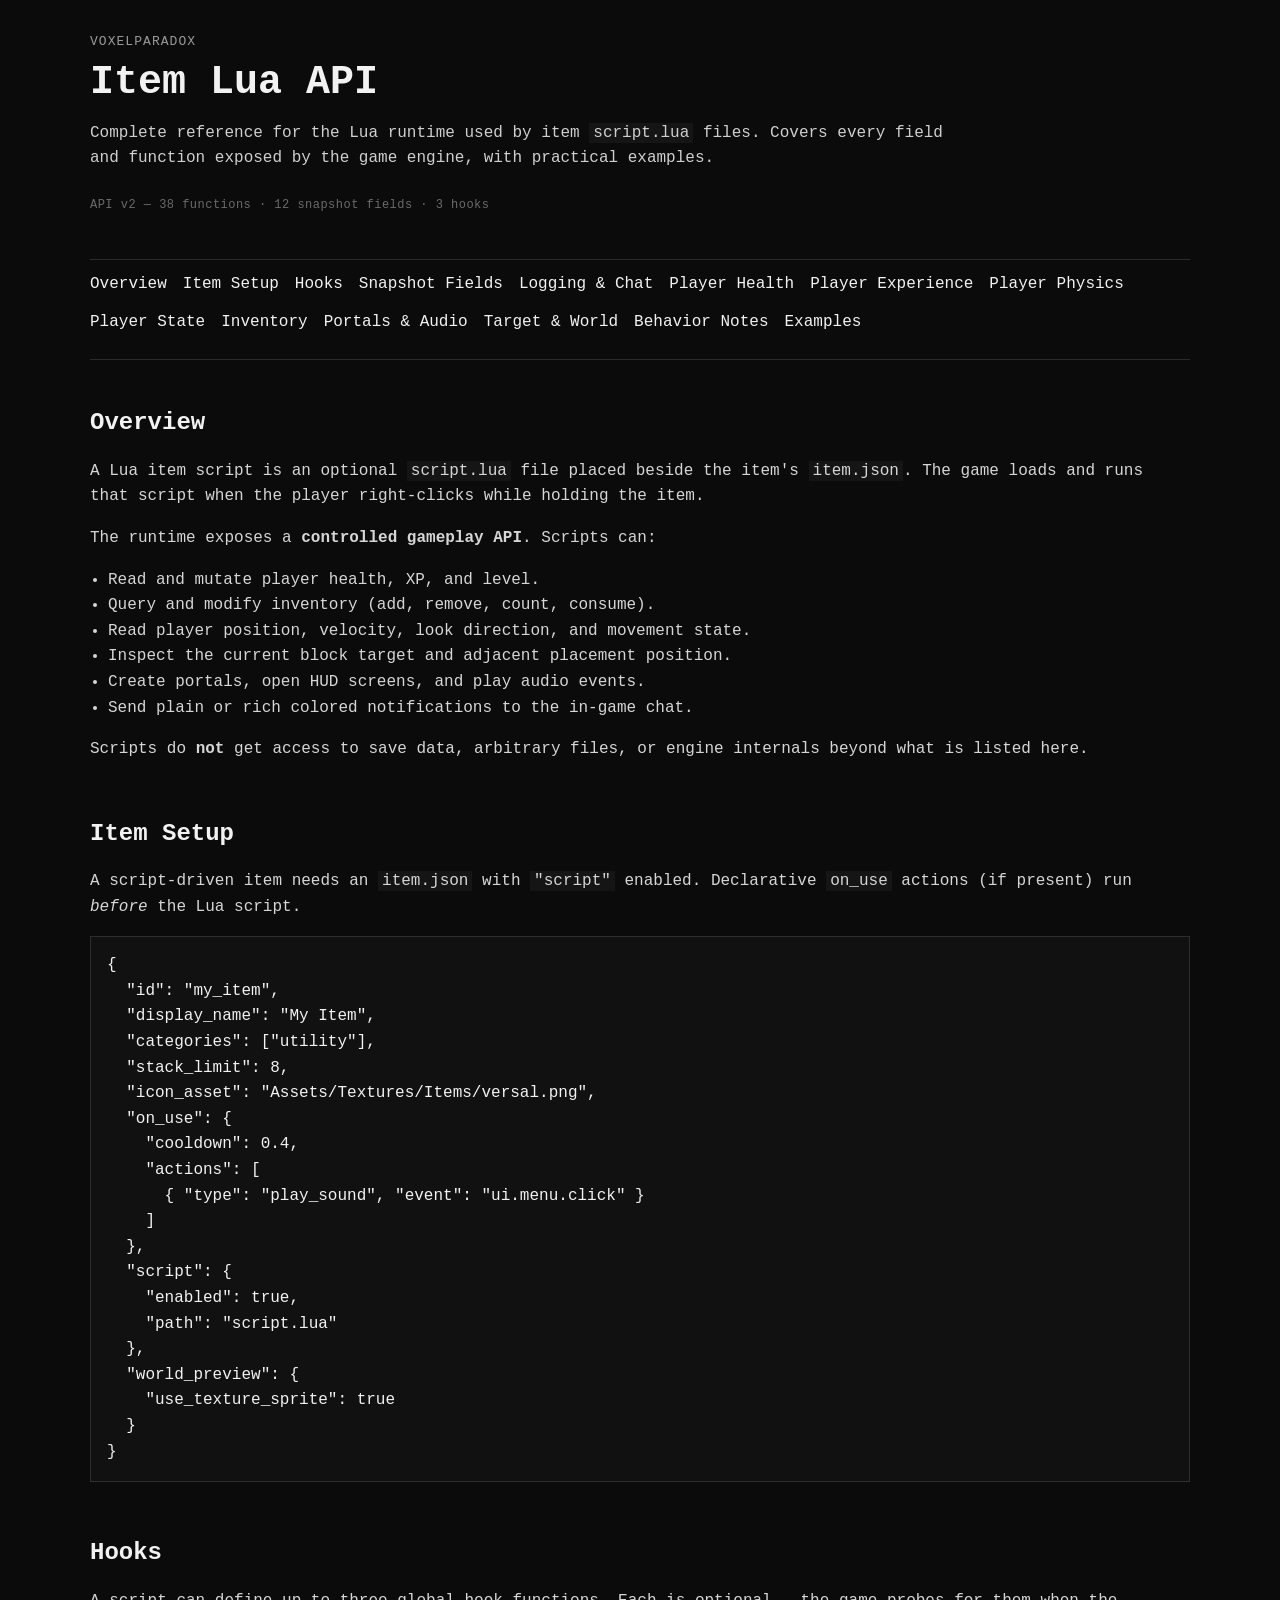
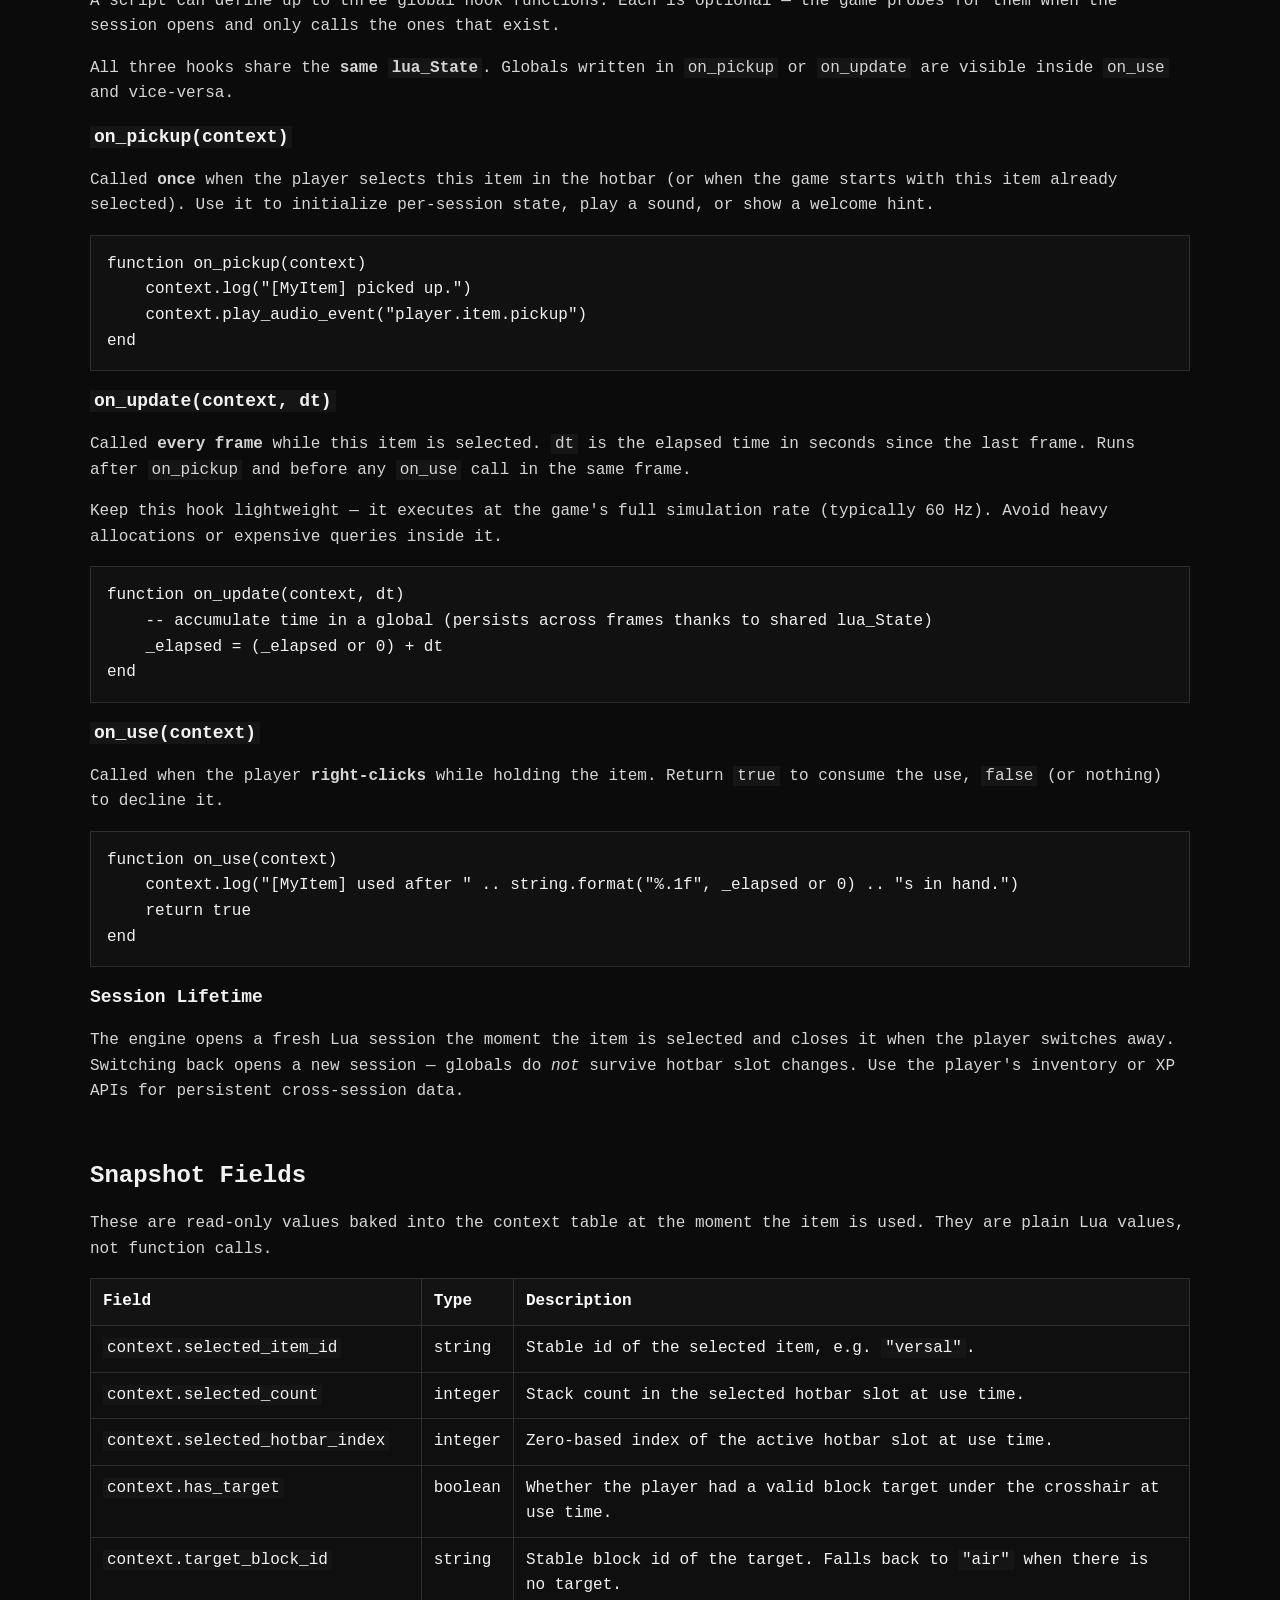
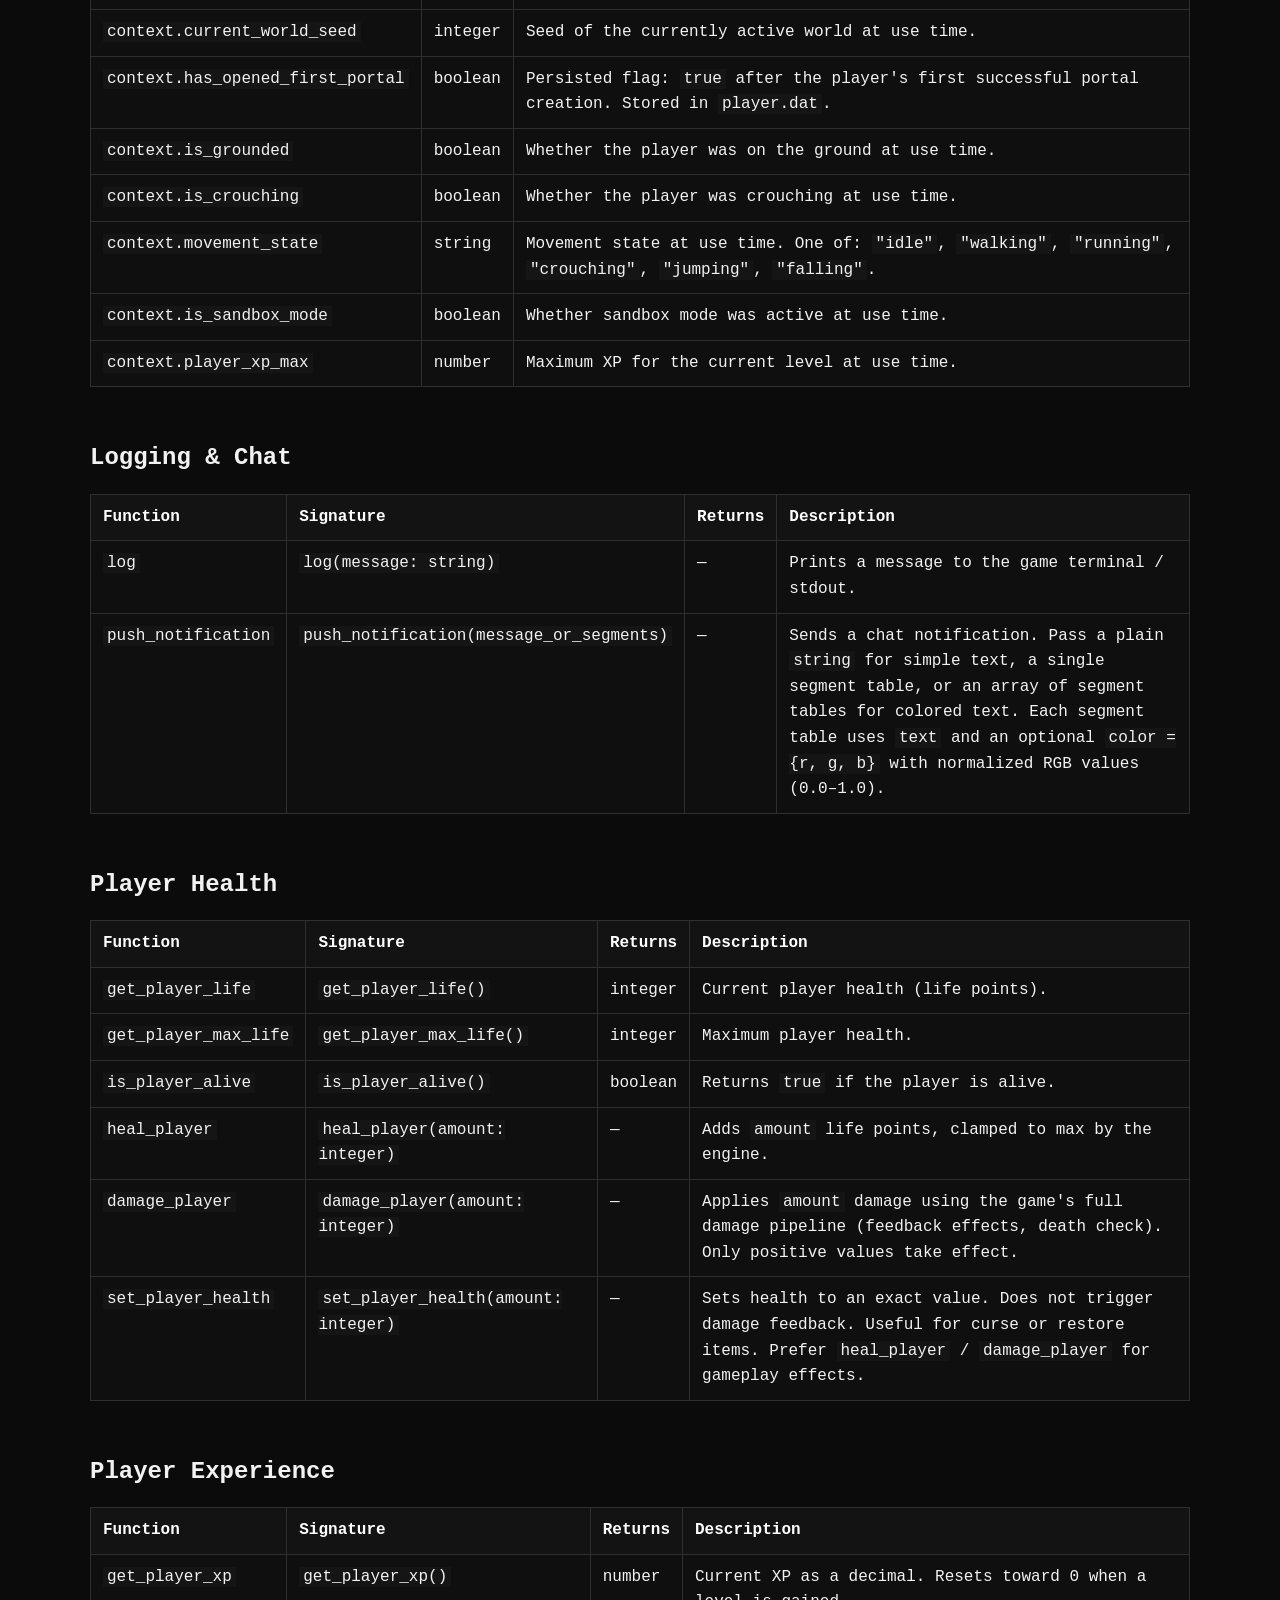
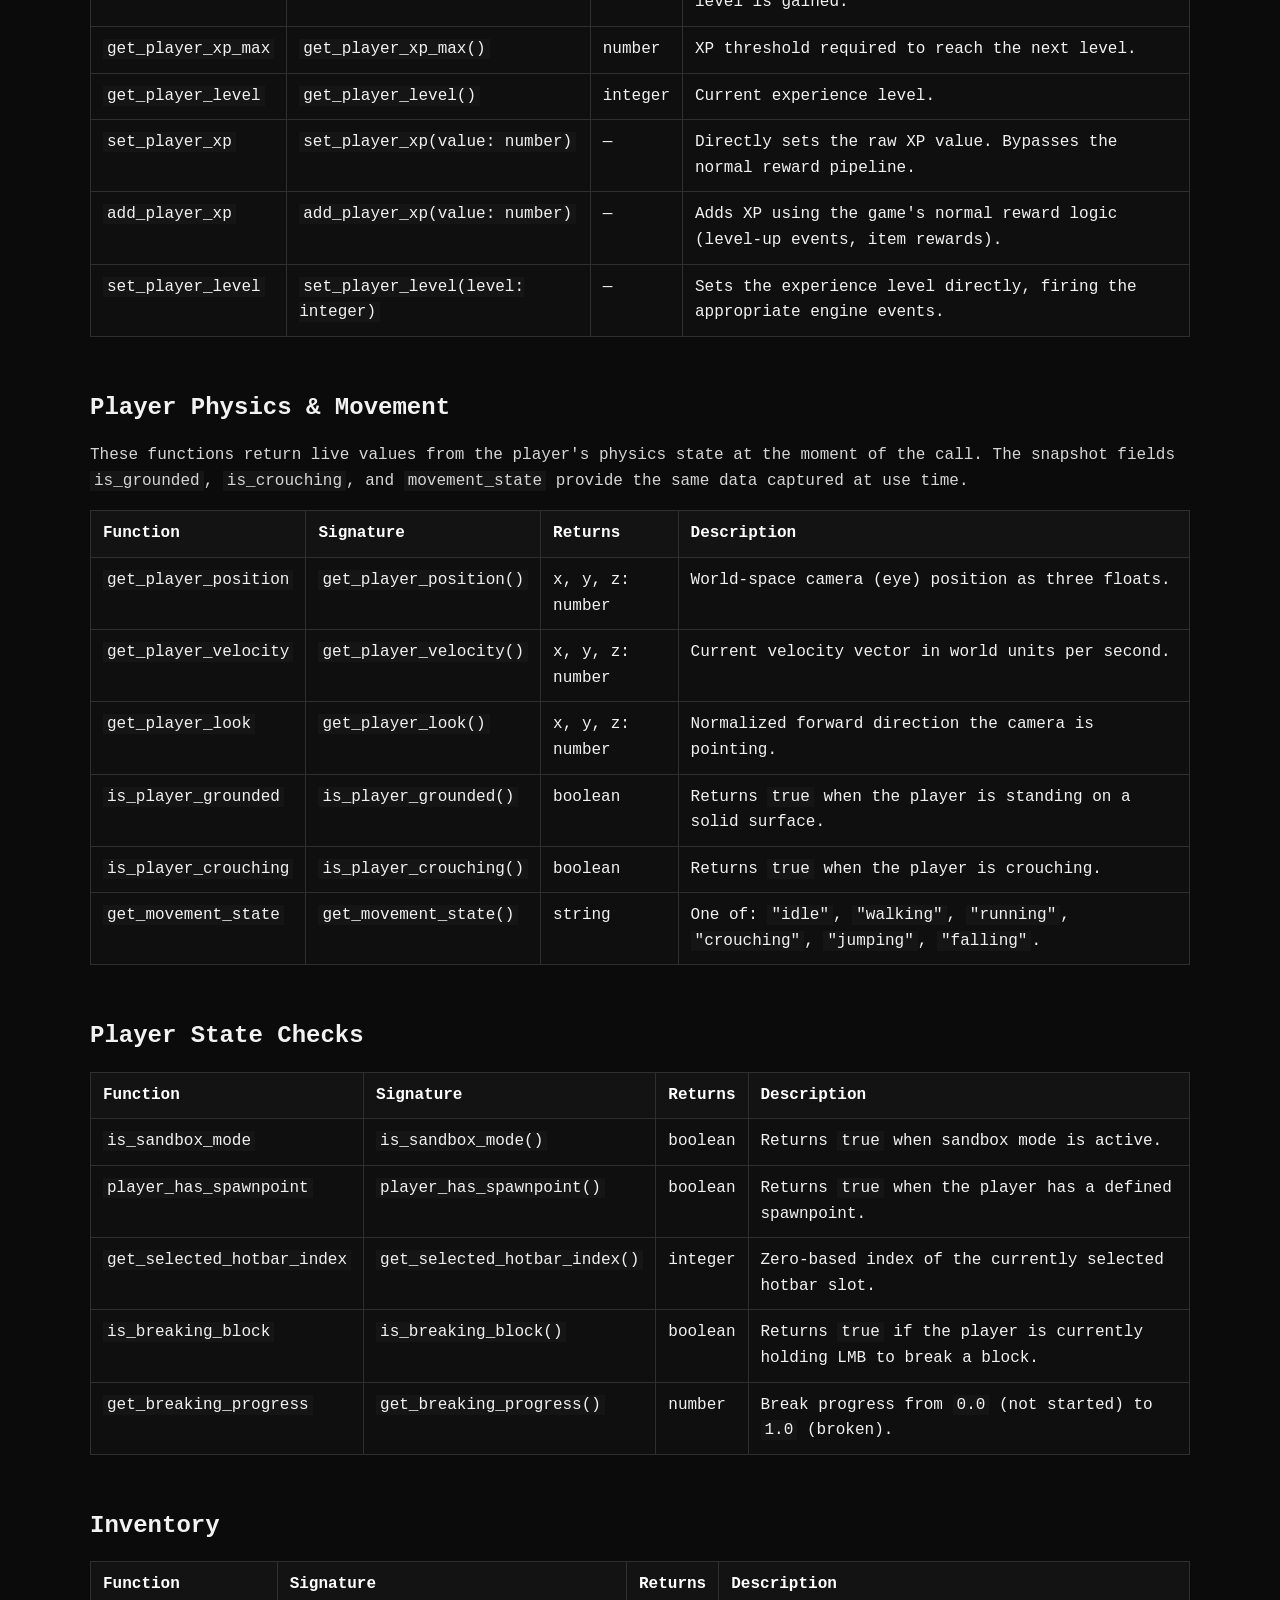
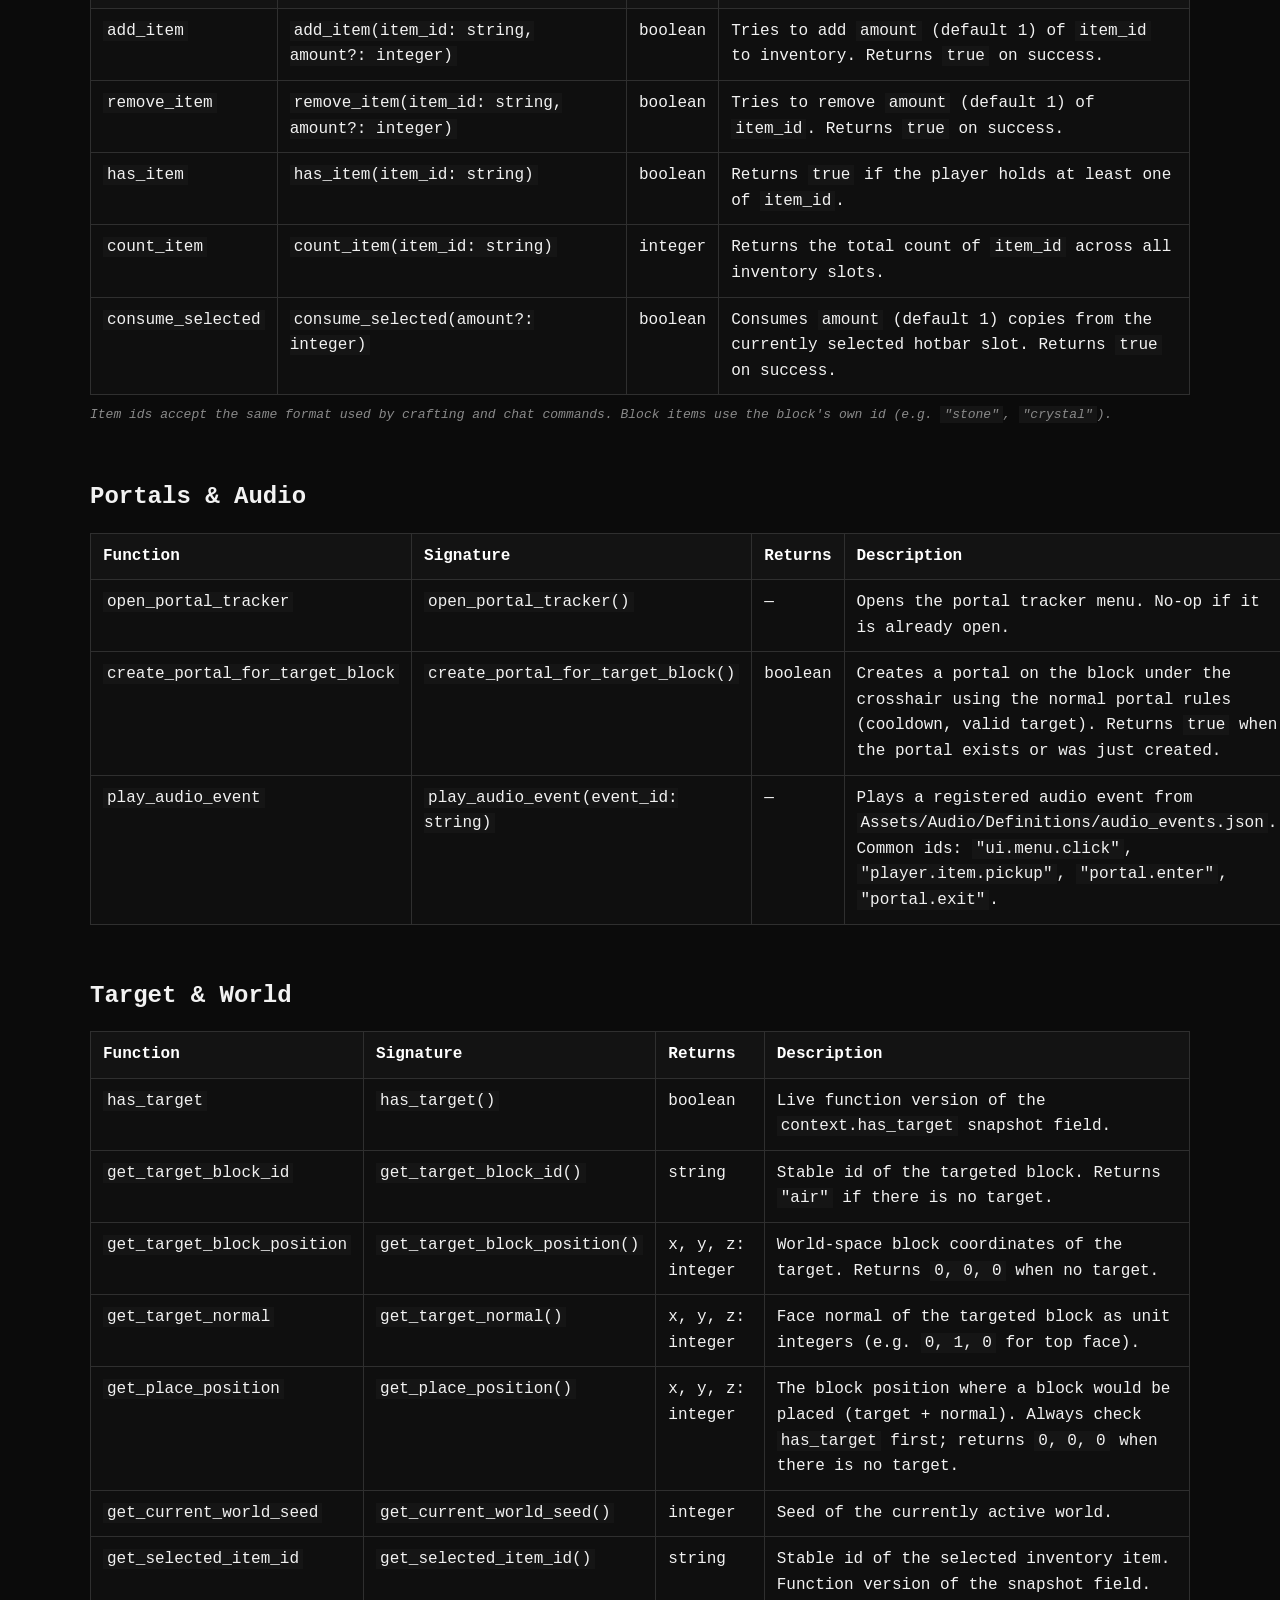
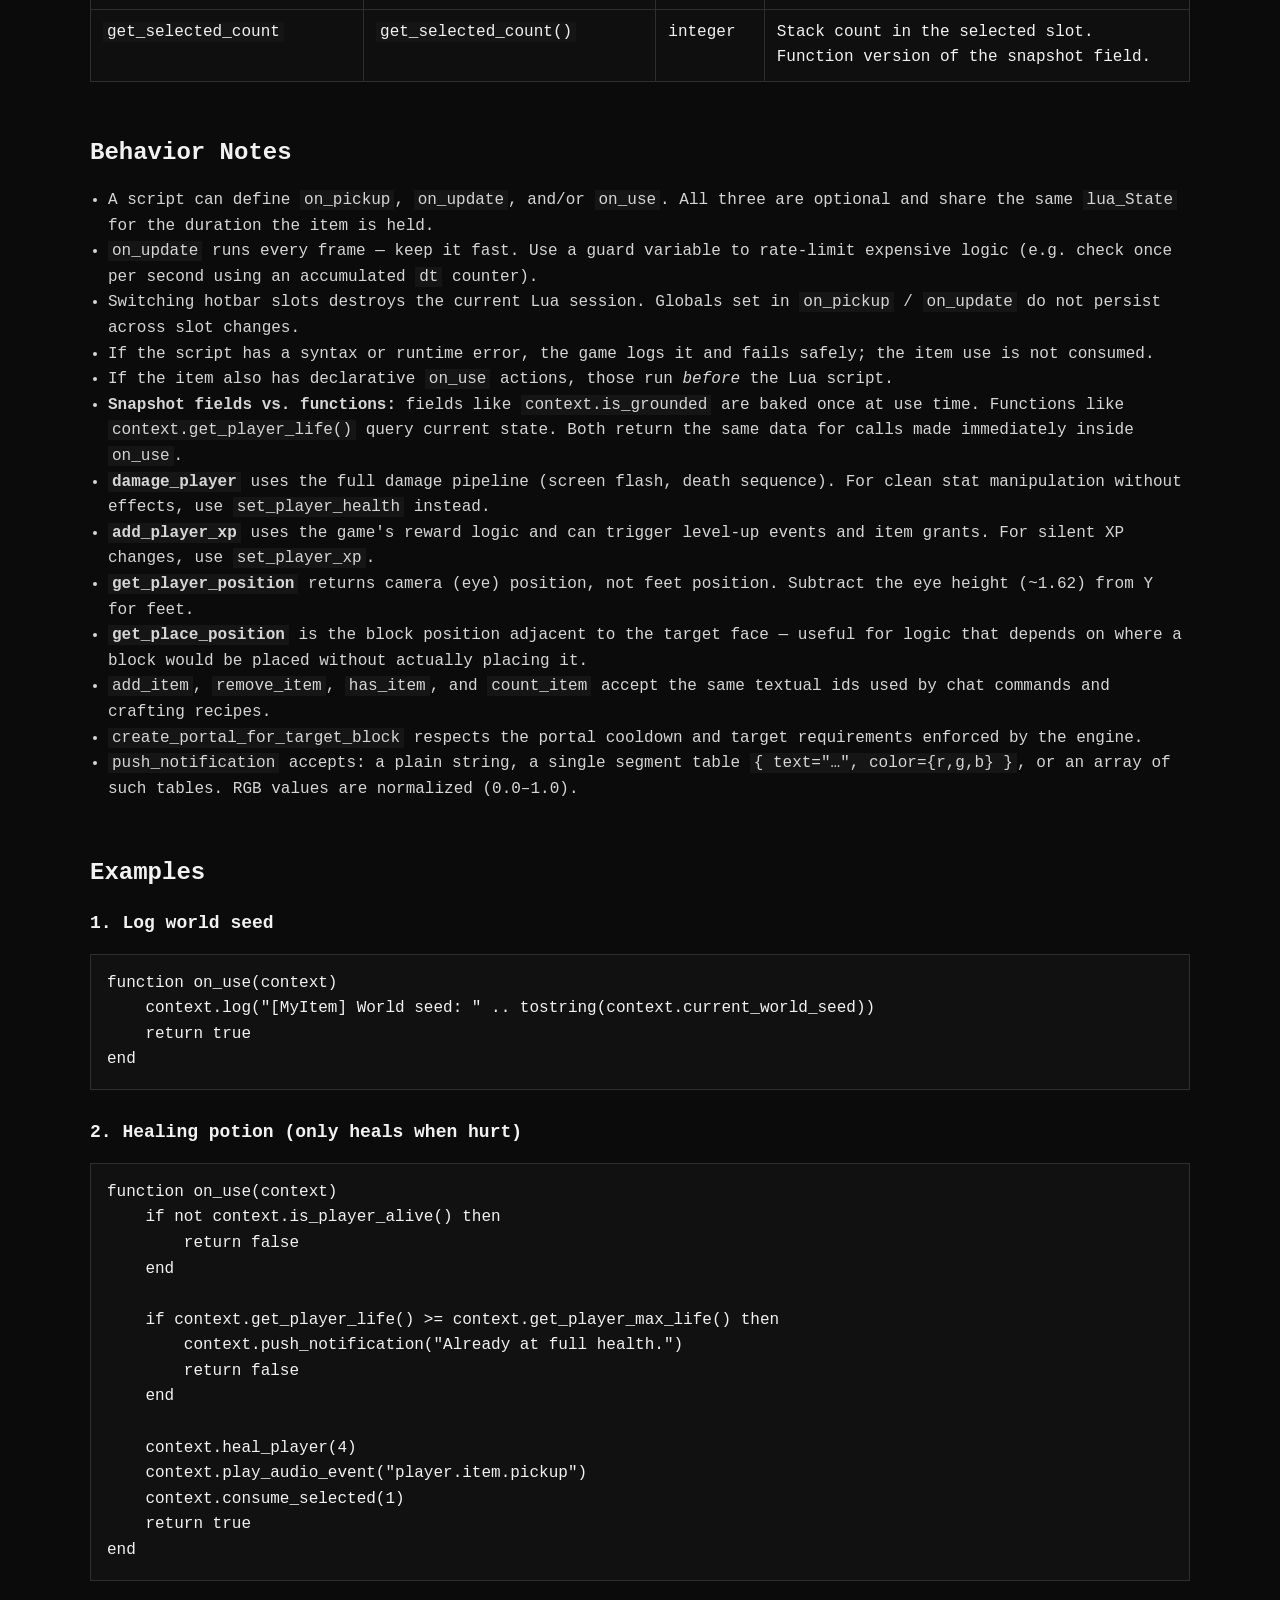
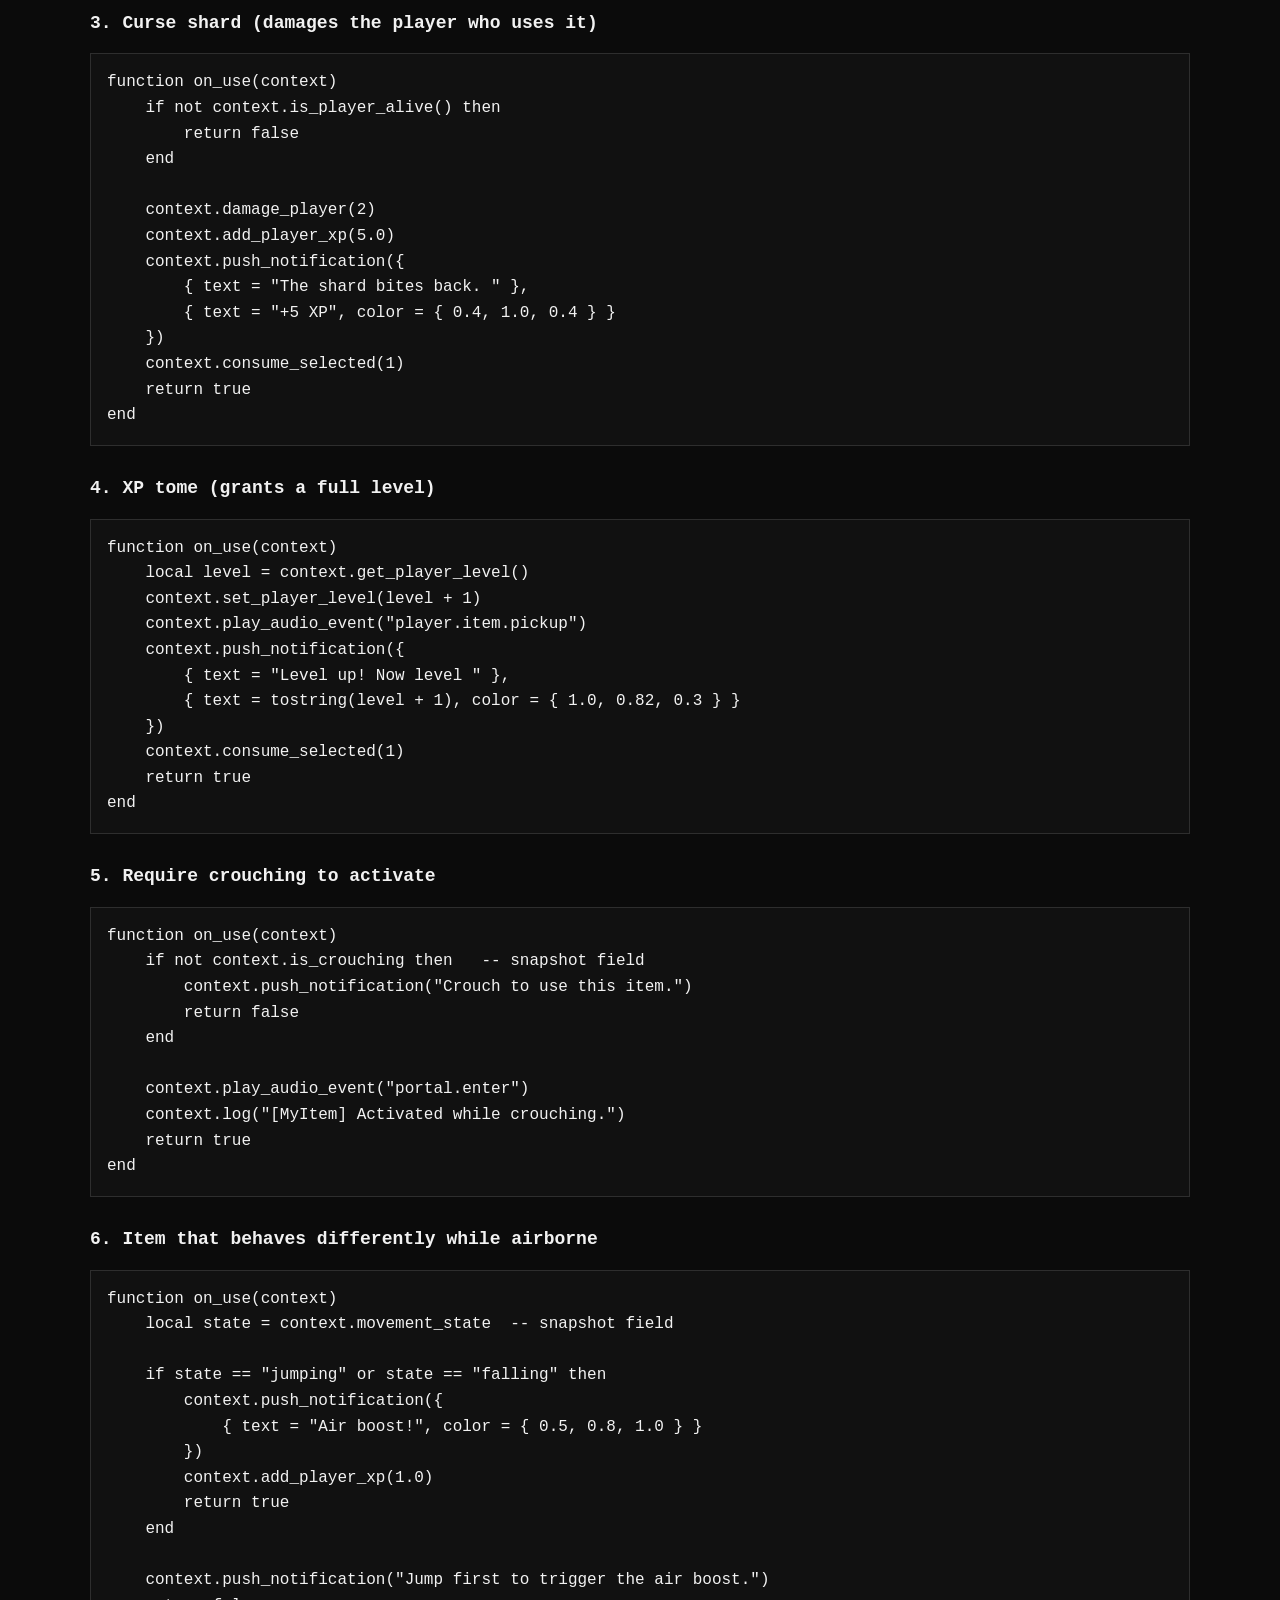
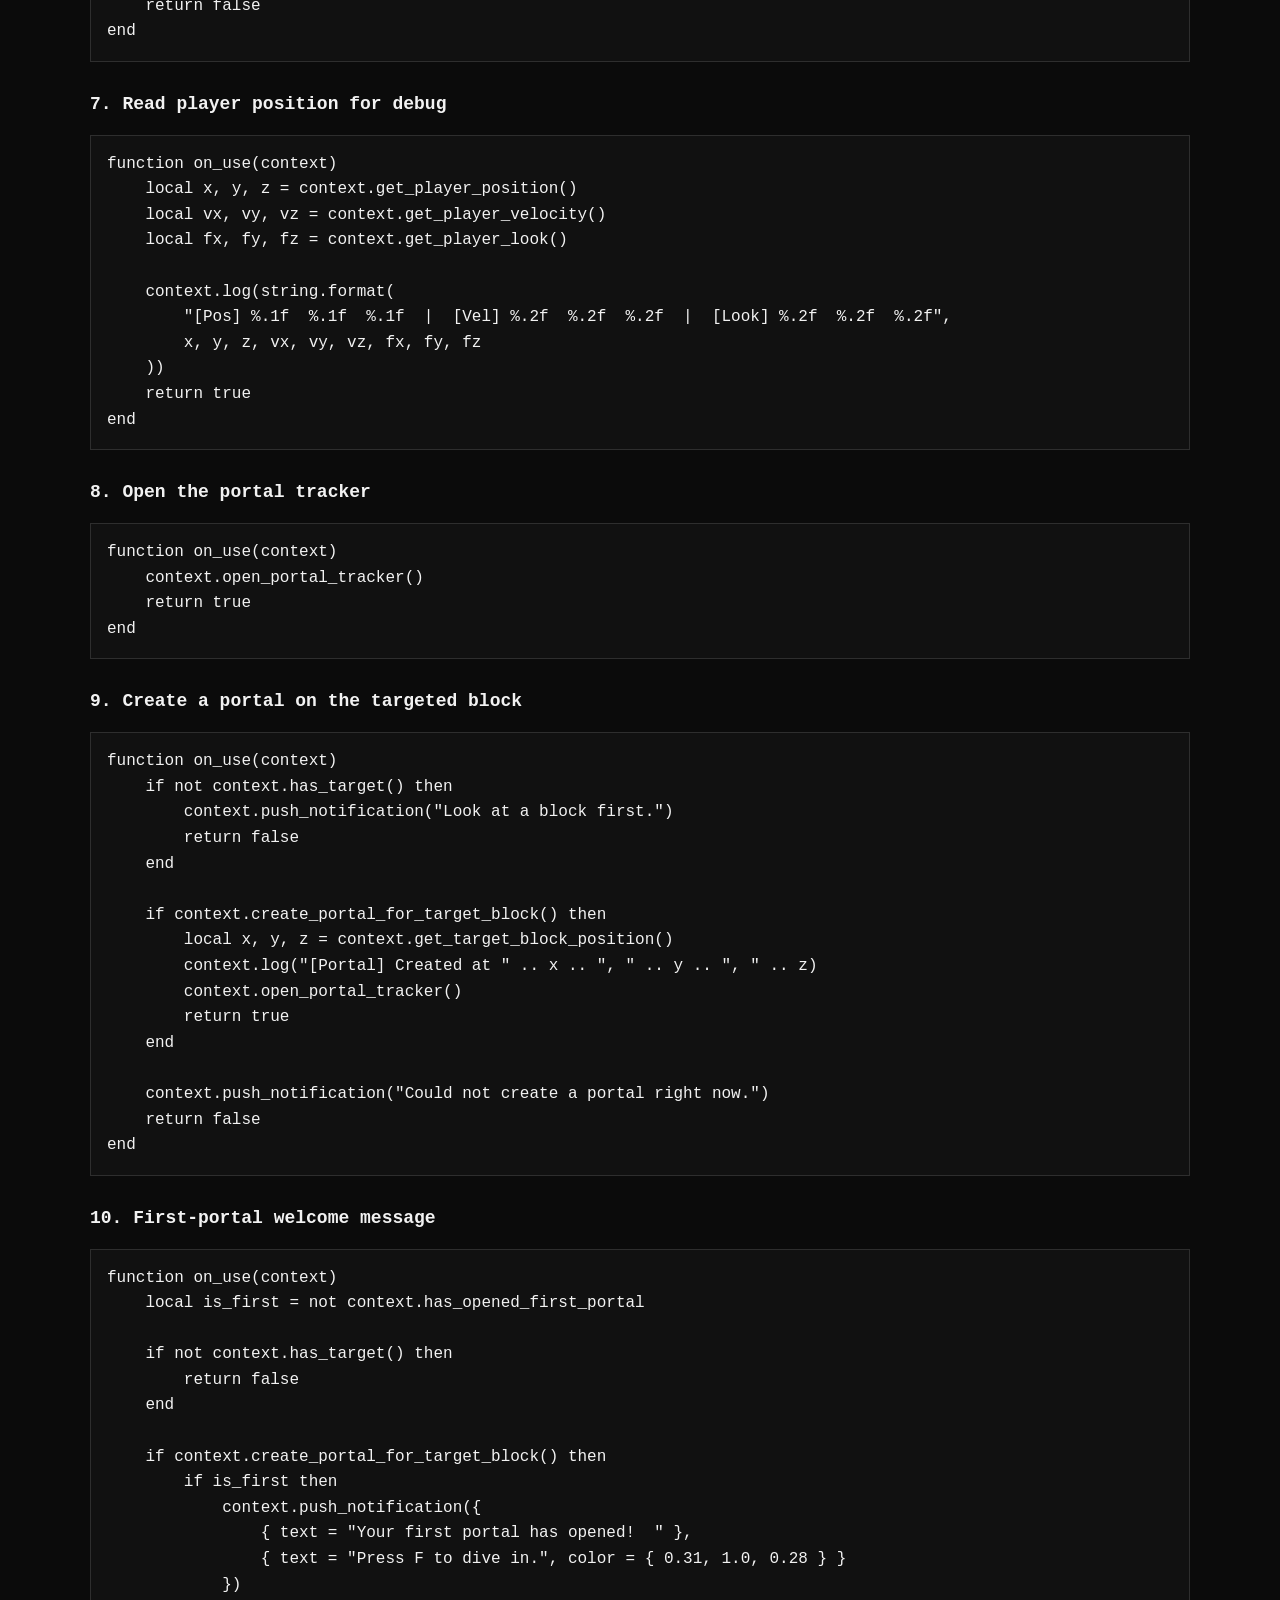
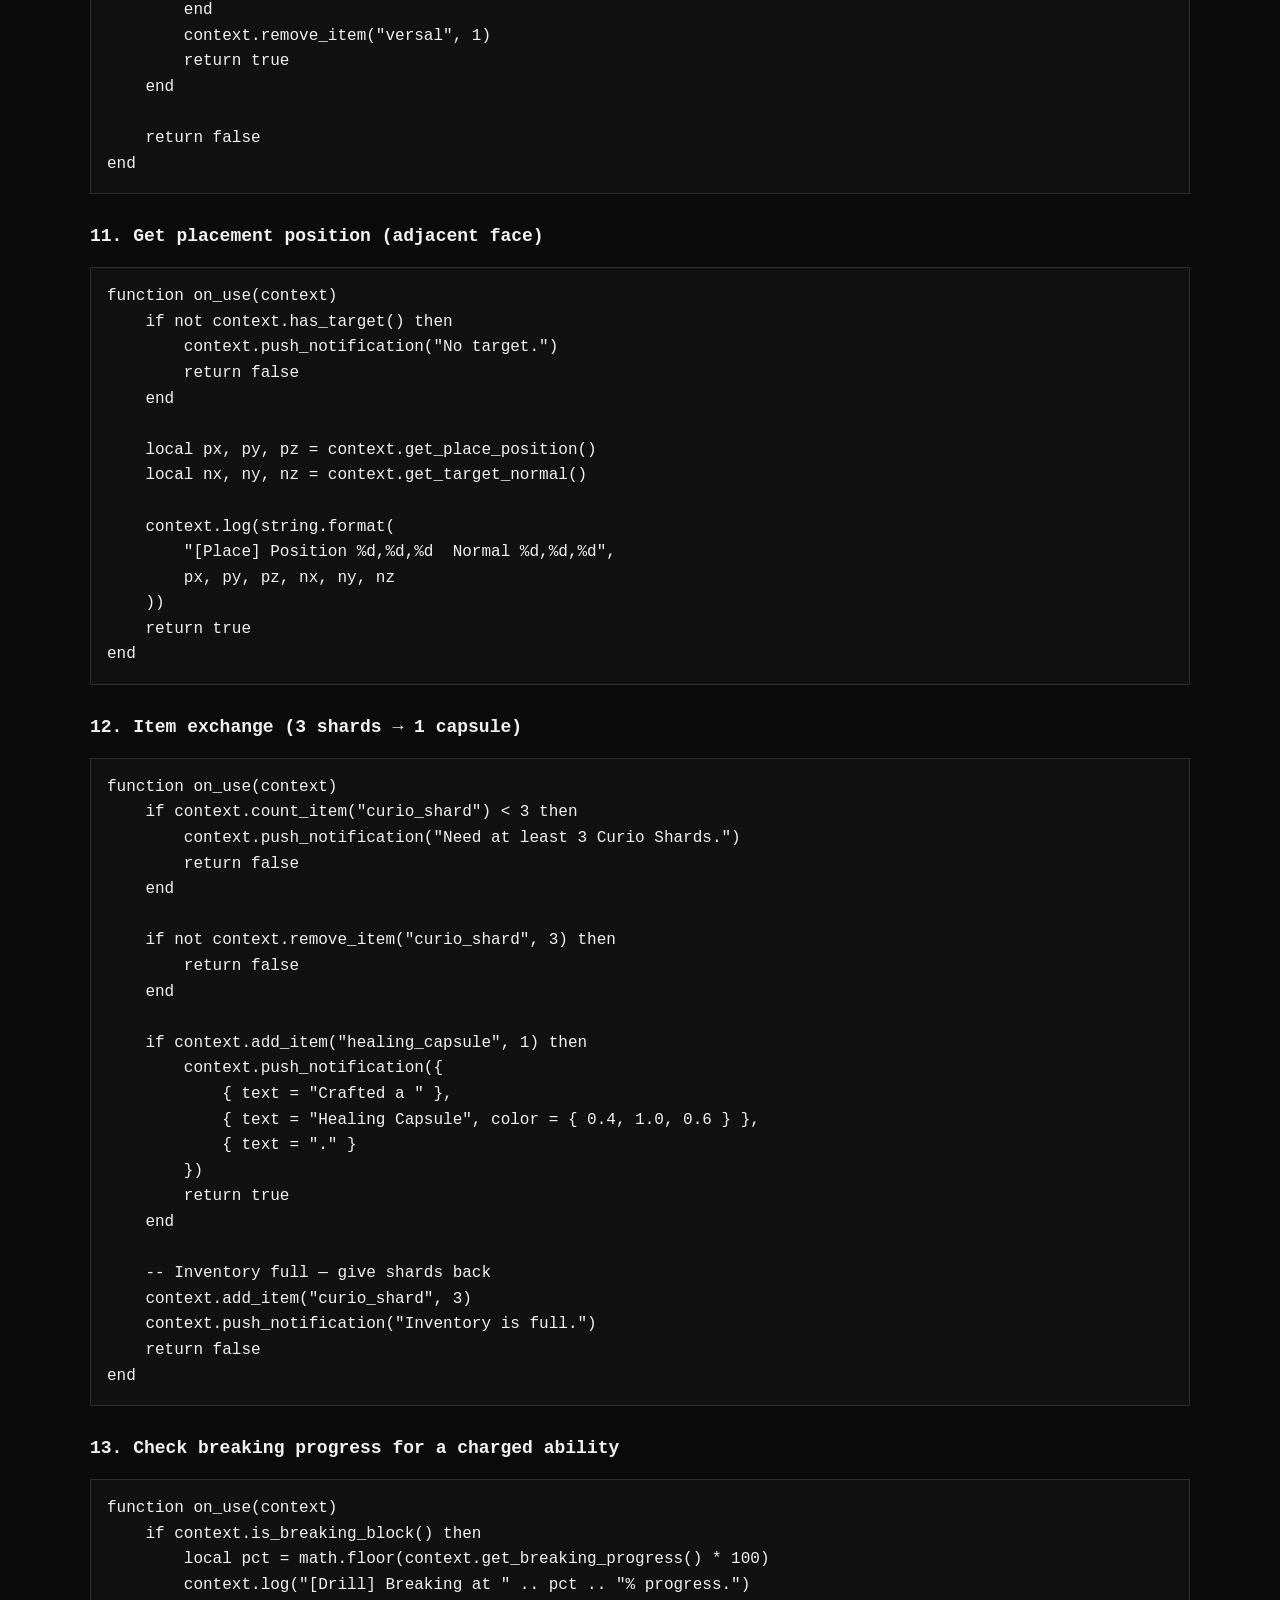
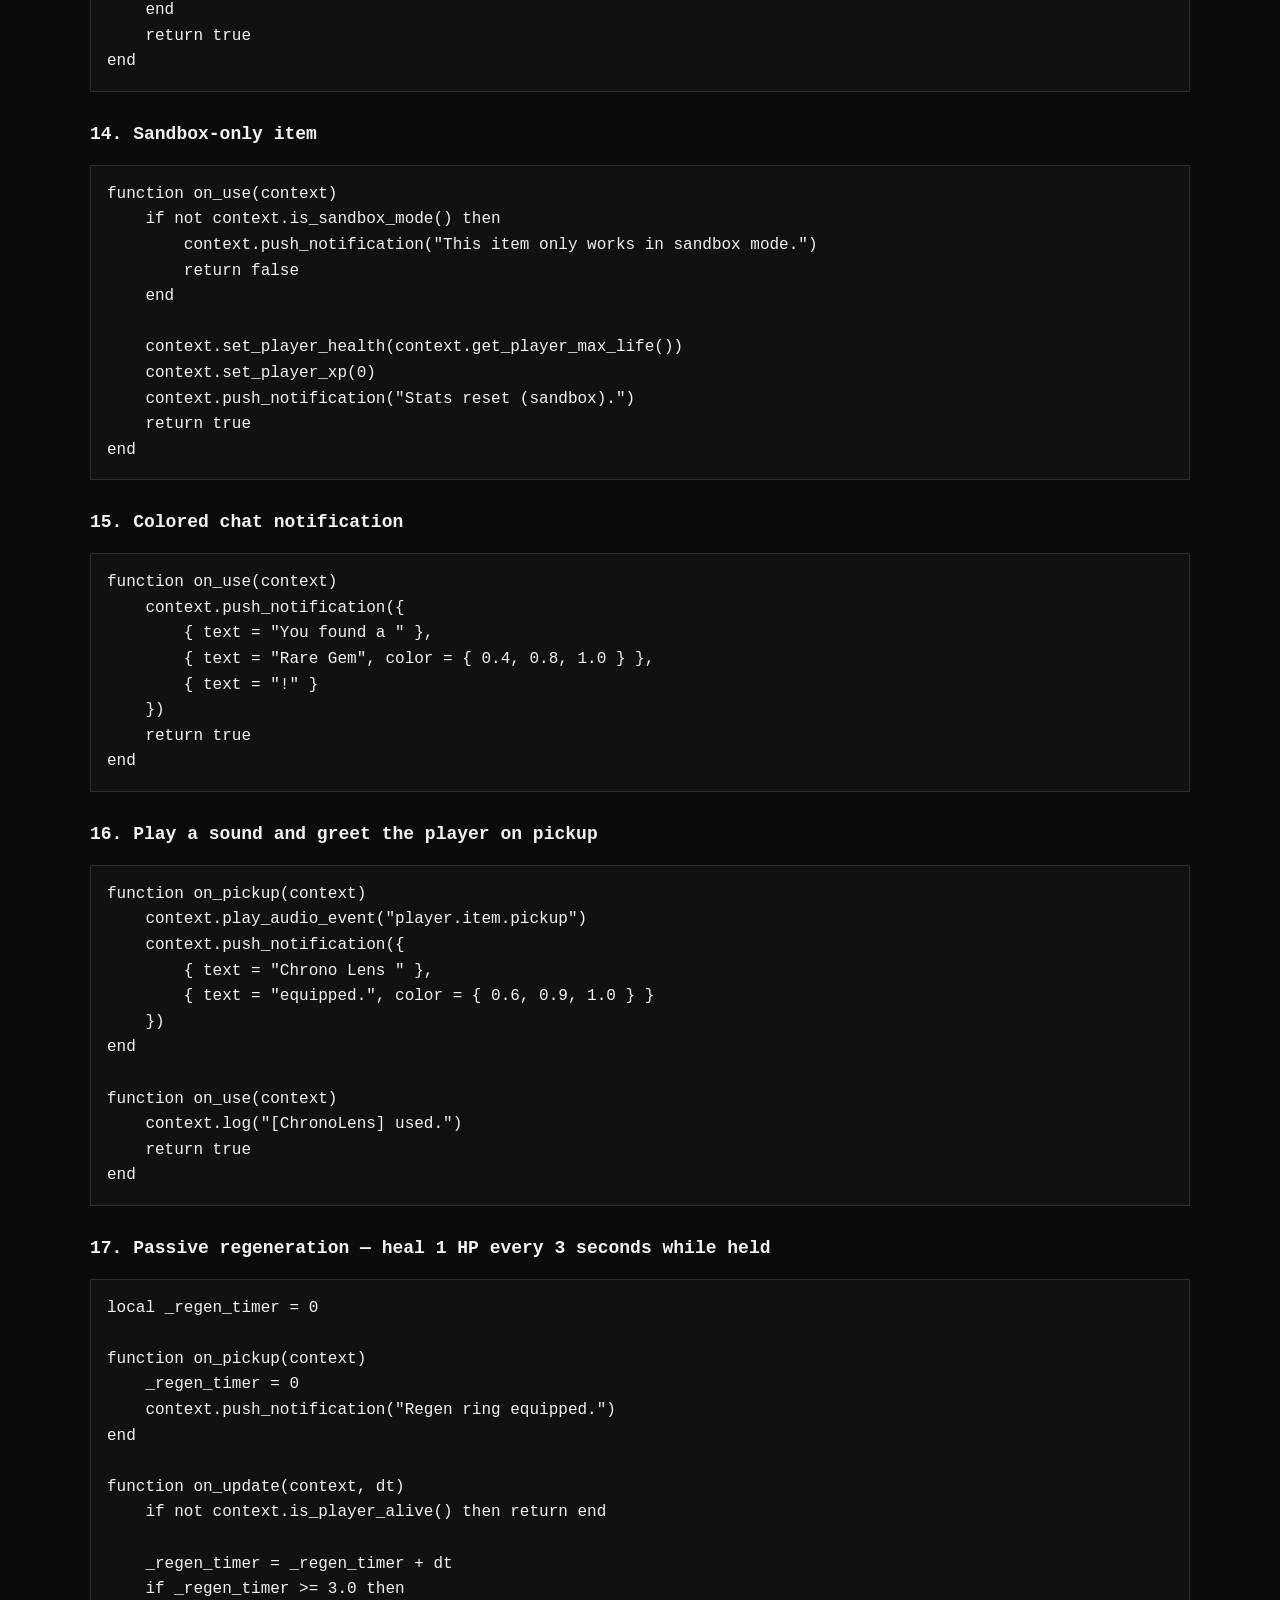
<file: res/Assets/Items/!LUADOCS/index.html>
<!DOCTYPE html>
<html lang="en">
<head>
    <meta charset="utf-8">
    <meta name="viewport" content="width=device-width, initial-scale=1">
    <title>VoxelParadox Item Lua API Docs</title>
    <link rel="stylesheet" href="styles.css">
</head>
<body>
    <div class="page">
        <header class="hero">
            <p class="eyebrow">VoxelParadox</p>
            <h1>Item Lua API</h1>
            <p class="lead">
                Complete reference for the Lua runtime used by item <code>script.lua</code> files.
                Covers every field and function exposed by the game engine, with practical examples.
            </p>
            <p class="version-tag">API v2 &mdash; 38 functions &middot; 12 snapshot fields &middot; 3 hooks</p>
        </header>

        <nav class="toc">
            <a href="#overview">Overview</a>
            <a href="#setup">Item Setup</a>
            <a href="#entrypoint">Hooks</a>
            <a href="#snapshot-fields">Snapshot Fields</a>
            <a href="#logging">Logging &amp; Chat</a>
            <a href="#health">Player Health</a>
            <a href="#experience">Player Experience</a>
            <a href="#physics">Player Physics</a>
            <a href="#state">Player State</a>
            <a href="#inventory">Inventory</a>
            <a href="#portals">Portals &amp; Audio</a>
            <a href="#target">Target &amp; World</a>
            <a href="#behavior-notes">Behavior Notes</a>
            <a href="#examples">Examples</a>
        </nav>

        <main>

            <!-- ============================================================ -->
            <section id="overview">
                <h2>Overview</h2>
                <p>
                    A Lua item script is an optional <code>script.lua</code> file placed beside the
                    item's <code>item.json</code>. The game loads and runs that script when the player
                    right-clicks while holding the item.
                </p>
                <p>
                    The runtime exposes a <strong>controlled gameplay API</strong>. Scripts can:
                </p>
                <ul>
                    <li>Read and mutate player health, XP, and level.</li>
                    <li>Query and modify inventory (add, remove, count, consume).</li>
                    <li>Read player position, velocity, look direction, and movement state.</li>
                    <li>Inspect the current block target and adjacent placement position.</li>
                    <li>Create portals, open HUD screens, and play audio events.</li>
                    <li>Send plain or rich colored notifications to the in-game chat.</li>
                </ul>
                <p>
                    Scripts do <strong>not</strong> get access to save data, arbitrary files, or
                    engine internals beyond what is listed here.
                </p>
            </section>

            <!-- ============================================================ -->
            <section id="setup">
                <h2>Item Setup</h2>
                <p>
                    A script-driven item needs an <code>item.json</code> with <code>"script"</code>
                    enabled. Declarative <code>on_use</code> actions (if present) run
                    <em>before</em> the Lua script.
                </p>
<pre><code>{
  "id": "my_item",
  "display_name": "My Item",
  "categories": ["utility"],
  "stack_limit": 8,
  "icon_asset": "Assets/Textures/Items/versal.png",
  "on_use": {
    "cooldown": 0.4,
    "actions": [
      { "type": "play_sound", "event": "ui.menu.click" }
    ]
  },
  "script": {
    "enabled": true,
    "path": "script.lua"
  },
  "world_preview": {
    "use_texture_sprite": true
  }
}</code></pre>
            </section>

            <!-- ============================================================ -->
            <section id="entrypoint">
                <h2>Hooks</h2>
                <p>
                    A script can define up to three global hook functions. Each is optional —
                    the game probes for them when the session opens and only calls the ones
                    that exist.
                </p>
                <p>
                    All three hooks share the <strong>same <code>lua_State</code></strong>. Globals
                    written in <code>on_pickup</code> or <code>on_update</code> are visible inside
                    <code>on_use</code> and vice-versa.
                </p>

                <h3><code>on_pickup(context)</code></h3>
                <p>
                    Called <strong>once</strong> when the player selects this item in the hotbar
                    (or when the game starts with this item already selected). Use it to initialize
                    per-session state, play a sound, or show a welcome hint.
                </p>
<pre><code>function on_pickup(context)
    context.log("[MyItem] picked up.")
    context.play_audio_event("player.item.pickup")
end</code></pre>

                <h3><code>on_update(context, dt)</code></h3>
                <p>
                    Called <strong>every frame</strong> while this item is selected.
                    <code>dt</code> is the elapsed time in seconds since the last frame.
                    Runs after <code>on_pickup</code> and before any <code>on_use</code> call
                    in the same frame.
                </p>
                <p>
                    Keep this hook lightweight — it executes at the game's full simulation rate
                    (typically 60 Hz). Avoid heavy allocations or expensive queries inside it.
                </p>
<pre><code>function on_update(context, dt)
    -- accumulate time in a global (persists across frames thanks to shared lua_State)
    _elapsed = (_elapsed or 0) + dt
end</code></pre>

                <h3><code>on_use(context)</code></h3>
                <p>
                    Called when the player <strong>right-clicks</strong> while holding the item.
                    Return <code>true</code> to consume the use, <code>false</code> (or nothing)
                    to decline it.
                </p>
<pre><code>function on_use(context)
    context.log("[MyItem] used after " .. string.format("%.1f", _elapsed or 0) .. "s in hand.")
    return true
end</code></pre>

                <h3>Session Lifetime</h3>
                <p>
                    The engine opens a fresh Lua session the moment the item is selected and
                    closes it when the player switches away. Switching back opens a new session —
                    globals do <em>not</em> survive hotbar slot changes. Use the player's
                    inventory or XP APIs for persistent cross-session data.
                </p>
            </section>

            <!-- ============================================================ -->
            <section id="snapshot-fields">
                <h2>Snapshot Fields</h2>
                <p>
                    These are read-only values baked into the context table at the moment the item
                    is used. They are plain Lua values, not function calls.
                </p>
                <table>
                    <thead>
                        <tr><th>Field</th><th>Type</th><th>Description</th></tr>
                    </thead>
                    <tbody>
                        <tr>
                            <td><code>context.selected_item_id</code></td>
                            <td>string</td>
                            <td>Stable id of the selected item, e.g. <code>"versal"</code>.</td>
                        </tr>
                        <tr>
                            <td><code>context.selected_count</code></td>
                            <td>integer</td>
                            <td>Stack count in the selected hotbar slot at use time.</td>
                        </tr>
                        <tr>
                            <td><code>context.selected_hotbar_index</code></td>
                            <td>integer</td>
                            <td>Zero-based index of the active hotbar slot at use time.</td>
                        </tr>
                        <tr>
                            <td><code>context.has_target</code></td>
                            <td>boolean</td>
                            <td>Whether the player had a valid block target under the crosshair at use time.</td>
                        </tr>
                        <tr>
                            <td><code>context.target_block_id</code></td>
                            <td>string</td>
                            <td>Stable block id of the target. Falls back to <code>"air"</code> when there is no target.</td>
                        </tr>
                        <tr>
                            <td><code>context.current_world_seed</code></td>
                            <td>integer</td>
                            <td>Seed of the currently active world at use time.</td>
                        </tr>
                        <tr>
                            <td><code>context.has_opened_first_portal</code></td>
                            <td>boolean</td>
                            <td>Persisted flag: <code>true</code> after the player's first successful portal creation. Stored in <code>player.dat</code>.</td>
                        </tr>
                        <tr>
                            <td><code>context.is_grounded</code></td>
                            <td>boolean</td>
                            <td>Whether the player was on the ground at use time.</td>
                        </tr>
                        <tr>
                            <td><code>context.is_crouching</code></td>
                            <td>boolean</td>
                            <td>Whether the player was crouching at use time.</td>
                        </tr>
                        <tr>
                            <td><code>context.movement_state</code></td>
                            <td>string</td>
                            <td>Movement state at use time. One of: <code>"idle"</code>, <code>"walking"</code>, <code>"running"</code>, <code>"crouching"</code>, <code>"jumping"</code>, <code>"falling"</code>.</td>
                        </tr>
                        <tr>
                            <td><code>context.is_sandbox_mode</code></td>
                            <td>boolean</td>
                            <td>Whether sandbox mode was active at use time.</td>
                        </tr>
                        <tr>
                            <td><code>context.player_xp_max</code></td>
                            <td>number</td>
                            <td>Maximum XP for the current level at use time.</td>
                        </tr>
                    </tbody>
                </table>
            </section>

            <!-- ============================================================ -->
            <section id="logging">
                <h2>Logging &amp; Chat</h2>
                <table>
                    <thead>
                        <tr><th>Function</th><th>Signature</th><th>Returns</th><th>Description</th></tr>
                    </thead>
                    <tbody>
                        <tr>
                            <td><code>log</code></td>
                            <td><code>log(message: string)</code></td>
                            <td>—</td>
                            <td>Prints a message to the game terminal / stdout.</td>
                        </tr>
                        <tr>
                            <td><code>push_notification</code></td>
                            <td><code>push_notification(message_or_segments)</code></td>
                            <td>—</td>
                            <td>
                                Sends a chat notification. Pass a plain <code>string</code> for simple
                                text, a single segment table, or an array of segment tables for colored
                                text. Each segment table uses <code>text</code> and an optional
                                <code>color = {r, g, b}</code> with normalized RGB values (0.0–1.0).
                            </td>
                        </tr>
                    </tbody>
                </table>
            </section>

            <!-- ============================================================ -->
            <section id="health">
                <h2>Player Health</h2>
                <table>
                    <thead>
                        <tr><th>Function</th><th>Signature</th><th>Returns</th><th>Description</th></tr>
                    </thead>
                    <tbody>
                        <tr>
                            <td><code>get_player_life</code></td>
                            <td><code>get_player_life()</code></td>
                            <td>integer</td>
                            <td>Current player health (life points).</td>
                        </tr>
                        <tr>
                            <td><code>get_player_max_life</code></td>
                            <td><code>get_player_max_life()</code></td>
                            <td>integer</td>
                            <td>Maximum player health.</td>
                        </tr>
                        <tr>
                            <td><code>is_player_alive</code></td>
                            <td><code>is_player_alive()</code></td>
                            <td>boolean</td>
                            <td>Returns <code>true</code> if the player is alive.</td>
                        </tr>
                        <tr>
                            <td><code>heal_player</code></td>
                            <td><code>heal_player(amount: integer)</code></td>
                            <td>—</td>
                            <td>Adds <code>amount</code> life points, clamped to max by the engine.</td>
                        </tr>
                        <tr>
                            <td><code>damage_player</code></td>
                            <td><code>damage_player(amount: integer)</code></td>
                            <td>—</td>
                            <td>
                                Applies <code>amount</code> damage using the game's full damage pipeline
                                (feedback effects, death check). Only positive values take effect.
                            </td>
                        </tr>
                        <tr>
                            <td><code>set_player_health</code></td>
                            <td><code>set_player_health(amount: integer)</code></td>
                            <td>—</td>
                            <td>
                                Sets health to an exact value. Does not trigger damage feedback.
                                Useful for curse or restore items. Prefer <code>heal_player</code> /
                                <code>damage_player</code> for gameplay effects.
                            </td>
                        </tr>
                    </tbody>
                </table>
            </section>

            <!-- ============================================================ -->
            <section id="experience">
                <h2>Player Experience</h2>
                <table>
                    <thead>
                        <tr><th>Function</th><th>Signature</th><th>Returns</th><th>Description</th></tr>
                    </thead>
                    <tbody>
                        <tr>
                            <td><code>get_player_xp</code></td>
                            <td><code>get_player_xp()</code></td>
                            <td>number</td>
                            <td>Current XP as a decimal. Resets toward 0 when a level is gained.</td>
                        </tr>
                        <tr>
                            <td><code>get_player_xp_max</code></td>
                            <td><code>get_player_xp_max()</code></td>
                            <td>number</td>
                            <td>XP threshold required to reach the next level.</td>
                        </tr>
                        <tr>
                            <td><code>get_player_level</code></td>
                            <td><code>get_player_level()</code></td>
                            <td>integer</td>
                            <td>Current experience level.</td>
                        </tr>
                        <tr>
                            <td><code>set_player_xp</code></td>
                            <td><code>set_player_xp(value: number)</code></td>
                            <td>—</td>
                            <td>Directly sets the raw XP value. Bypasses the normal reward pipeline.</td>
                        </tr>
                        <tr>
                            <td><code>add_player_xp</code></td>
                            <td><code>add_player_xp(value: number)</code></td>
                            <td>—</td>
                            <td>Adds XP using the game's normal reward logic (level-up events, item rewards).</td>
                        </tr>
                        <tr>
                            <td><code>set_player_level</code></td>
                            <td><code>set_player_level(level: integer)</code></td>
                            <td>—</td>
                            <td>Sets the experience level directly, firing the appropriate engine events.</td>
                        </tr>
                    </tbody>
                </table>
            </section>

            <!-- ============================================================ -->
            <section id="physics">
                <h2>Player Physics &amp; Movement</h2>
                <p>
                    These functions return live values from the player's physics state at the
                    moment of the call. The snapshot fields <code>is_grounded</code>,
                    <code>is_crouching</code>, and <code>movement_state</code> provide the same
                    data captured at use time.
                </p>
                <table>
                    <thead>
                        <tr><th>Function</th><th>Signature</th><th>Returns</th><th>Description</th></tr>
                    </thead>
                    <tbody>
                        <tr>
                            <td><code>get_player_position</code></td>
                            <td><code>get_player_position()</code></td>
                            <td>x, y, z: number</td>
                            <td>World-space camera (eye) position as three floats.</td>
                        </tr>
                        <tr>
                            <td><code>get_player_velocity</code></td>
                            <td><code>get_player_velocity()</code></td>
                            <td>x, y, z: number</td>
                            <td>Current velocity vector in world units per second.</td>
                        </tr>
                        <tr>
                            <td><code>get_player_look</code></td>
                            <td><code>get_player_look()</code></td>
                            <td>x, y, z: number</td>
                            <td>Normalized forward direction the camera is pointing.</td>
                        </tr>
                        <tr>
                            <td><code>is_player_grounded</code></td>
                            <td><code>is_player_grounded()</code></td>
                            <td>boolean</td>
                            <td>Returns <code>true</code> when the player is standing on a solid surface.</td>
                        </tr>
                        <tr>
                            <td><code>is_player_crouching</code></td>
                            <td><code>is_player_crouching()</code></td>
                            <td>boolean</td>
                            <td>Returns <code>true</code> when the player is crouching.</td>
                        </tr>
                        <tr>
                            <td><code>get_movement_state</code></td>
                            <td><code>get_movement_state()</code></td>
                            <td>string</td>
                            <td>
                                One of: <code>"idle"</code>, <code>"walking"</code>,
                                <code>"running"</code>, <code>"crouching"</code>,
                                <code>"jumping"</code>, <code>"falling"</code>.
                            </td>
                        </tr>
                    </tbody>
                </table>
            </section>

            <!-- ============================================================ -->
            <section id="state">
                <h2>Player State Checks</h2>
                <table>
                    <thead>
                        <tr><th>Function</th><th>Signature</th><th>Returns</th><th>Description</th></tr>
                    </thead>
                    <tbody>
                        <tr>
                            <td><code>is_sandbox_mode</code></td>
                            <td><code>is_sandbox_mode()</code></td>
                            <td>boolean</td>
                            <td>Returns <code>true</code> when sandbox mode is active.</td>
                        </tr>
                        <tr>
                            <td><code>player_has_spawnpoint</code></td>
                            <td><code>player_has_spawnpoint()</code></td>
                            <td>boolean</td>
                            <td>Returns <code>true</code> when the player has a defined spawnpoint.</td>
                        </tr>
                        <tr>
                            <td><code>get_selected_hotbar_index</code></td>
                            <td><code>get_selected_hotbar_index()</code></td>
                            <td>integer</td>
                            <td>Zero-based index of the currently selected hotbar slot.</td>
                        </tr>
                        <tr>
                            <td><code>is_breaking_block</code></td>
                            <td><code>is_breaking_block()</code></td>
                            <td>boolean</td>
                            <td>Returns <code>true</code> if the player is currently holding LMB to break a block.</td>
                        </tr>
                        <tr>
                            <td><code>get_breaking_progress</code></td>
                            <td><code>get_breaking_progress()</code></td>
                            <td>number</td>
                            <td>Break progress from <code>0.0</code> (not started) to <code>1.0</code> (broken).</td>
                        </tr>
                    </tbody>
                </table>
            </section>

            <!-- ============================================================ -->
            <section id="inventory">
                <h2>Inventory</h2>
                <table>
                    <thead>
                        <tr><th>Function</th><th>Signature</th><th>Returns</th><th>Description</th></tr>
                    </thead>
                    <tbody>
                        <tr>
                            <td><code>add_item</code></td>
                            <td><code>add_item(item_id: string, amount?: integer)</code></td>
                            <td>boolean</td>
                            <td>Tries to add <code>amount</code> (default 1) of <code>item_id</code> to inventory. Returns <code>true</code> on success.</td>
                        </tr>
                        <tr>
                            <td><code>remove_item</code></td>
                            <td><code>remove_item(item_id: string, amount?: integer)</code></td>
                            <td>boolean</td>
                            <td>Tries to remove <code>amount</code> (default 1) of <code>item_id</code>. Returns <code>true</code> on success.</td>
                        </tr>
                        <tr>
                            <td><code>has_item</code></td>
                            <td><code>has_item(item_id: string)</code></td>
                            <td>boolean</td>
                            <td>Returns <code>true</code> if the player holds at least one of <code>item_id</code>.</td>
                        </tr>
                        <tr>
                            <td><code>count_item</code></td>
                            <td><code>count_item(item_id: string)</code></td>
                            <td>integer</td>
                            <td>Returns the total count of <code>item_id</code> across all inventory slots.</td>
                        </tr>
                        <tr>
                            <td><code>consume_selected</code></td>
                            <td><code>consume_selected(amount?: integer)</code></td>
                            <td>boolean</td>
                            <td>Consumes <code>amount</code> (default 1) copies from the currently selected hotbar slot. Returns <code>true</code> on success.</td>
                        </tr>
                    </tbody>
                </table>
                <p class="note">
                    Item ids accept the same format used by crafting and chat commands.
                    Block items use the block's own id (e.g. <code>"stone"</code>, <code>"crystal"</code>).
                </p>
            </section>

            <!-- ============================================================ -->
            <section id="portals">
                <h2>Portals &amp; Audio</h2>
                <table>
                    <thead>
                        <tr><th>Function</th><th>Signature</th><th>Returns</th><th>Description</th></tr>
                    </thead>
                    <tbody>
                        <tr>
                            <td><code>open_portal_tracker</code></td>
                            <td><code>open_portal_tracker()</code></td>
                            <td>—</td>
                            <td>Opens the portal tracker menu. No-op if it is already open.</td>
                        </tr>
                        <tr>
                            <td><code>create_portal_for_target_block</code></td>
                            <td><code>create_portal_for_target_block()</code></td>
                            <td>boolean</td>
                            <td>
                                Creates a portal on the block under the crosshair using the normal portal
                                rules (cooldown, valid target). Returns <code>true</code> when the portal
                                exists or was just created.
                            </td>
                        </tr>
                        <tr>
                            <td><code>play_audio_event</code></td>
                            <td><code>play_audio_event(event_id: string)</code></td>
                            <td>—</td>
                            <td>
                                Plays a registered audio event from
                                <code>Assets/Audio/Definitions/audio_events.json</code>.
                                Common ids: <code>"ui.menu.click"</code>, <code>"player.item.pickup"</code>,
                                <code>"portal.enter"</code>, <code>"portal.exit"</code>.
                            </td>
                        </tr>
                    </tbody>
                </table>
            </section>

            <!-- ============================================================ -->
            <section id="target">
                <h2>Target &amp; World</h2>
                <table>
                    <thead>
                        <tr><th>Function</th><th>Signature</th><th>Returns</th><th>Description</th></tr>
                    </thead>
                    <tbody>
                        <tr>
                            <td><code>has_target</code></td>
                            <td><code>has_target()</code></td>
                            <td>boolean</td>
                            <td>Live function version of the <code>context.has_target</code> snapshot field.</td>
                        </tr>
                        <tr>
                            <td><code>get_target_block_id</code></td>
                            <td><code>get_target_block_id()</code></td>
                            <td>string</td>
                            <td>Stable id of the targeted block. Returns <code>"air"</code> if there is no target.</td>
                        </tr>
                        <tr>
                            <td><code>get_target_block_position</code></td>
                            <td><code>get_target_block_position()</code></td>
                            <td>x, y, z: integer</td>
                            <td>World-space block coordinates of the target. Returns <code>0, 0, 0</code> when no target.</td>
                        </tr>
                        <tr>
                            <td><code>get_target_normal</code></td>
                            <td><code>get_target_normal()</code></td>
                            <td>x, y, z: integer</td>
                            <td>Face normal of the targeted block as unit integers (e.g. <code>0, 1, 0</code> for top face).</td>
                        </tr>
                        <tr>
                            <td><code>get_place_position</code></td>
                            <td><code>get_place_position()</code></td>
                            <td>x, y, z: integer</td>
                            <td>
                                The block position where a block would be placed (target + normal).
                                Always check <code>has_target</code> first; returns <code>0, 0, 0</code>
                                when there is no target.
                            </td>
                        </tr>
                        <tr>
                            <td><code>get_current_world_seed</code></td>
                            <td><code>get_current_world_seed()</code></td>
                            <td>integer</td>
                            <td>Seed of the currently active world.</td>
                        </tr>
                        <tr>
                            <td><code>get_selected_item_id</code></td>
                            <td><code>get_selected_item_id()</code></td>
                            <td>string</td>
                            <td>Stable id of the selected inventory item. Function version of the snapshot field.</td>
                        </tr>
                        <tr>
                            <td><code>get_selected_count</code></td>
                            <td><code>get_selected_count()</code></td>
                            <td>integer</td>
                            <td>Stack count in the selected slot. Function version of the snapshot field.</td>
                        </tr>
                    </tbody>
                </table>
            </section>

            <!-- ============================================================ -->
            <section id="behavior-notes">
                <h2>Behavior Notes</h2>
                <ul>
                    <li>
                        A script can define <code>on_pickup</code>, <code>on_update</code>, and/or
                        <code>on_use</code>. All three are optional and share the same
                        <code>lua_State</code> for the duration the item is held.
                    </li>
                    <li>
                        <code>on_update</code> runs every frame — keep it fast. Use a guard variable
                        to rate-limit expensive logic (e.g. check once per second using an accumulated
                        <code>dt</code> counter).
                    </li>
                    <li>
                        Switching hotbar slots destroys the current Lua session. Globals set in
                        <code>on_pickup</code> / <code>on_update</code> do not persist across
                        slot changes.
                    </li>
                    <li>If the script has a syntax or runtime error, the game logs it and fails safely; the item use is not consumed.</li>
                    <li>If the item also has declarative <code>on_use</code> actions, those run <em>before</em> the Lua script.</li>
                    <li>
                        <strong>Snapshot fields vs. functions:</strong> fields like
                        <code>context.is_grounded</code> are baked once at use time.
                        Functions like <code>context.get_player_life()</code> query current state.
                        Both return the same data for calls made immediately inside <code>on_use</code>.
                    </li>
                    <li>
                        <strong><code>damage_player</code></strong> uses the full damage pipeline
                        (screen flash, death sequence). For clean stat manipulation without effects,
                        use <code>set_player_health</code> instead.
                    </li>
                    <li>
                        <strong><code>add_player_xp</code></strong> uses the game's reward logic and
                        can trigger level-up events and item grants. For silent XP changes, use
                        <code>set_player_xp</code>.
                    </li>
                    <li>
                        <strong><code>get_player_position</code></strong> returns camera (eye) position,
                        not feet position. Subtract the eye height (~1.62) from Y for feet.
                    </li>
                    <li>
                        <strong><code>get_place_position</code></strong> is the block position adjacent
                        to the target face — useful for logic that depends on where a block would be
                        placed without actually placing it.
                    </li>
                    <li>
                        <code>add_item</code>, <code>remove_item</code>, <code>has_item</code>, and
                        <code>count_item</code> accept the same textual ids used by chat commands and
                        crafting recipes.
                    </li>
                    <li>
                        <code>create_portal_for_target_block</code> respects the portal cooldown and
                        target requirements enforced by the engine.
                    </li>
                    <li>
                        <code>push_notification</code> accepts: a plain string, a single segment
                        table <code>{ text="…", color={r,g,b} }</code>, or an array of such tables.
                        RGB values are normalized (0.0–1.0).
                    </li>
                </ul>
            </section>

            <!-- ============================================================ -->
            <section id="examples">
                <h2>Examples</h2>

                <article class="example">
                    <h3>1. Log world seed</h3>
<pre><code>function on_use(context)
    context.log("[MyItem] World seed: " .. tostring(context.current_world_seed))
    return true
end</code></pre>
                </article>

                <article class="example">
                    <h3>2. Healing potion (only heals when hurt)</h3>
<pre><code>function on_use(context)
    if not context.is_player_alive() then
        return false
    end

    if context.get_player_life() >= context.get_player_max_life() then
        context.push_notification("Already at full health.")
        return false
    end

    context.heal_player(4)
    context.play_audio_event("player.item.pickup")
    context.consume_selected(1)
    return true
end</code></pre>
                </article>

                <article class="example">
                    <h3>3. Curse shard (damages the player who uses it)</h3>
<pre><code>function on_use(context)
    if not context.is_player_alive() then
        return false
    end

    context.damage_player(2)
    context.add_player_xp(5.0)
    context.push_notification({
        { text = "The shard bites back. " },
        { text = "+5 XP", color = { 0.4, 1.0, 0.4 } }
    })
    context.consume_selected(1)
    return true
end</code></pre>
                </article>

                <article class="example">
                    <h3>4. XP tome (grants a full level)</h3>
<pre><code>function on_use(context)
    local level = context.get_player_level()
    context.set_player_level(level + 1)
    context.play_audio_event("player.item.pickup")
    context.push_notification({
        { text = "Level up! Now level " },
        { text = tostring(level + 1), color = { 1.0, 0.82, 0.3 } }
    })
    context.consume_selected(1)
    return true
end</code></pre>
                </article>

                <article class="example">
                    <h3>5. Require crouching to activate</h3>
<pre><code>function on_use(context)
    if not context.is_crouching then   -- snapshot field
        context.push_notification("Crouch to use this item.")
        return false
    end

    context.play_audio_event("portal.enter")
    context.log("[MyItem] Activated while crouching.")
    return true
end</code></pre>
                </article>

                <article class="example">
                    <h3>6. Item that behaves differently while airborne</h3>
<pre><code>function on_use(context)
    local state = context.movement_state  -- snapshot field

    if state == "jumping" or state == "falling" then
        context.push_notification({
            { text = "Air boost!", color = { 0.5, 0.8, 1.0 } }
        })
        context.add_player_xp(1.0)
        return true
    end

    context.push_notification("Jump first to trigger the air boost.")
    return false
end</code></pre>
                </article>

                <article class="example">
                    <h3>7. Read player position for debug</h3>
<pre><code>function on_use(context)
    local x, y, z = context.get_player_position()
    local vx, vy, vz = context.get_player_velocity()
    local fx, fy, fz = context.get_player_look()

    context.log(string.format(
        "[Pos] %.1f  %.1f  %.1f  |  [Vel] %.2f  %.2f  %.2f  |  [Look] %.2f  %.2f  %.2f",
        x, y, z, vx, vy, vz, fx, fy, fz
    ))
    return true
end</code></pre>
                </article>

                <article class="example">
                    <h3>8. Open the portal tracker</h3>
<pre><code>function on_use(context)
    context.open_portal_tracker()
    return true
end</code></pre>
                </article>

                <article class="example">
                    <h3>9. Create a portal on the targeted block</h3>
<pre><code>function on_use(context)
    if not context.has_target() then
        context.push_notification("Look at a block first.")
        return false
    end

    if context.create_portal_for_target_block() then
        local x, y, z = context.get_target_block_position()
        context.log("[Portal] Created at " .. x .. ", " .. y .. ", " .. z)
        context.open_portal_tracker()
        return true
    end

    context.push_notification("Could not create a portal right now.")
    return false
end</code></pre>
                </article>

                <article class="example">
                    <h3>10. First-portal welcome message</h3>
<pre><code>function on_use(context)
    local is_first = not context.has_opened_first_portal

    if not context.has_target() then
        return false
    end

    if context.create_portal_for_target_block() then
        if is_first then
            context.push_notification({
                { text = "Your first portal has opened!  " },
                { text = "Press F to dive in.", color = { 0.31, 1.0, 0.28 } }
            })
        end
        context.remove_item("versal", 1)
        return true
    end

    return false
end</code></pre>
                </article>

                <article class="example">
                    <h3>11. Get placement position (adjacent face)</h3>
<pre><code>function on_use(context)
    if not context.has_target() then
        context.push_notification("No target.")
        return false
    end

    local px, py, pz = context.get_place_position()
    local nx, ny, nz = context.get_target_normal()

    context.log(string.format(
        "[Place] Position %d,%d,%d  Normal %d,%d,%d",
        px, py, pz, nx, ny, nz
    ))
    return true
end</code></pre>
                </article>

                <article class="example">
                    <h3>12. Item exchange (3 shards → 1 capsule)</h3>
<pre><code>function on_use(context)
    if context.count_item("curio_shard") &lt; 3 then
        context.push_notification("Need at least 3 Curio Shards.")
        return false
    end

    if not context.remove_item("curio_shard", 3) then
        return false
    end

    if context.add_item("healing_capsule", 1) then
        context.push_notification({
            { text = "Crafted a " },
            { text = "Healing Capsule", color = { 0.4, 1.0, 0.6 } },
            { text = "." }
        })
        return true
    end

    -- Inventory full — give shards back
    context.add_item("curio_shard", 3)
    context.push_notification("Inventory is full.")
    return false
end</code></pre>
                </article>

                <article class="example">
                    <h3>13. Check breaking progress for a charged ability</h3>
<pre><code>function on_use(context)
    if context.is_breaking_block() then
        local pct = math.floor(context.get_breaking_progress() * 100)
        context.log("[Drill] Breaking at " .. pct .. "% progress.")
    end
    return true
end</code></pre>
                </article>

                <article class="example">
                    <h3>14. Sandbox-only item</h3>
<pre><code>function on_use(context)
    if not context.is_sandbox_mode() then
        context.push_notification("This item only works in sandbox mode.")
        return false
    end

    context.set_player_health(context.get_player_max_life())
    context.set_player_xp(0)
    context.push_notification("Stats reset (sandbox).")
    return true
end</code></pre>
                </article>

                <article class="example">
                    <h3>15. Colored chat notification</h3>
<pre><code>function on_use(context)
    context.push_notification({
        { text = "You found a " },
        { text = "Rare Gem", color = { 0.4, 0.8, 1.0 } },
        { text = "!" }
    })
    return true
end</code></pre>
                </article>

                <article class="example">
                    <h3>16. Play a sound and greet the player on pickup</h3>
<pre><code>function on_pickup(context)
    context.play_audio_event("player.item.pickup")
    context.push_notification({
        { text = "Chrono Lens " },
        { text = "equipped.", color = { 0.6, 0.9, 1.0 } }
    })
end

function on_use(context)
    context.log("[ChronoLens] used.")
    return true
end</code></pre>
                </article>

                <article class="example">
                    <h3>17. Passive regeneration — heal 1 HP every 3 seconds while held</h3>
<pre><code>local _regen_timer = 0

function on_pickup(context)
    _regen_timer = 0
    context.push_notification("Regen ring equipped.")
end

function on_update(context, dt)
    if not context.is_player_alive() then return end

    _regen_timer = _regen_timer + dt
    if _regen_timer >= 3.0 then
        _regen_timer = 0

        local hp    = context.get_player_life()
        local maxHp = context.get_player_max_life()
        if hp &lt; maxHp then
            context.heal_player(1)
        end
    end
end

function on_use(context)
    local hp = context.get_player_life()
    context.push_notification("HP: " .. tostring(hp))
    return true
end</code></pre>
                </article>

                <article class="example">
                    <h3>18. XP meter — log progress toward next level each second</h3>
<pre><code>local _tick = 0

function on_update(context, dt)
    _tick = _tick + dt
    if _tick &lt; 1.0 then return end
    _tick = 0

    local xp    = context.get_player_xp()
    local xpMax = context.get_player_xp_max()
    local pct   = (xpMax > 0) and math.floor(xp / xpMax * 100) or 0
    context.log("[XP] " .. tostring(pct) .. "% to next level")
end</code></pre>
                </article>

            </section>
        </main>
    </div>
</body>
</html>
</file>
<file: res/Assets/Items/!LUADOCS/styles.css>
html {
    color-scheme: dark;
}

body {
    margin: 0;
    font-family: "Courier New", Courier, monospace;
    background: #0b0b0b;
    color: #f2f2f2;
    line-height: 1.6;
}

.page {
    width: min(1100px, calc(100% - 48px));
    margin: 0 auto;
    padding: 32px 0 64px;
}

.hero {
    margin-bottom: 32px;
}

.eyebrow {
    margin: 0 0 8px;
    color: #9a9a9a;
    text-transform: uppercase;
    letter-spacing: 0.08em;
    font-size: 13px;
}

h1,
h2,
h3 {
    margin: 0 0 16px;
    font-weight: 700;
}

h1 {
    font-size: 40px;
    line-height: 1.1;
}

h2 {
    font-size: 24px;
    padding-top: 12px;
}

h3 {
    font-size: 18px;
}

.lead {
    max-width: 880px;
    color: #cfcfcf;
}

.toc {
    display: flex;
    flex-wrap: wrap;
    gap: 12px 16px;
    padding: 12px 0 24px;
    border-top: 1px solid #2b2b2b;
    border-bottom: 1px solid #2b2b2b;
    margin-bottom: 32px;
}

.toc a {
    color: #f2f2f2;
    text-decoration: none;
}

.toc a:hover {
    text-decoration: underline;
}

section {
    margin-bottom: 40px;
}

p,
li {
    color: #d6d6d6;
}

code {
    font-family: "Courier New", Courier, monospace;
    background: #151515;
    padding: 1px 4px;
}

pre {
    margin: 16px 0;
    padding: 16px;
    overflow-x: auto;
    background: #111111;
    border: 1px solid #2e2e2e;
}

pre code {
    padding: 0;
    background: transparent;
}

table {
    width: 100%;
    border-collapse: collapse;
    margin-top: 16px;
}

th,
td {
    text-align: left;
    vertical-align: top;
    border: 1px solid #2f2f2f;
    padding: 10px 12px;
}

th {
    color: #ffffff;
    background: #131313;
}

td {
    background: #0f0f0f;
}

.example {
    margin-bottom: 28px;
}

.version-tag {
    display: inline-block;
    margin-top: 8px;
    font-size: 12px;
    color: #6a6a6a;
    letter-spacing: 0.04em;
}

p.note {
    margin-top: 10px;
    font-size: 13px;
    color: #8a8a8a;
    font-style: italic;
}

ul {
    padding-left: 18px;
}

@media (max-width: 720px) {
    .page {
        width: calc(100% - 28px);
        padding-top: 24px;
    }

    h1 {
        font-size: 30px;
    }

    .toc {
        flex-direction: column;
        gap: 8px;
    }
}
</file>
